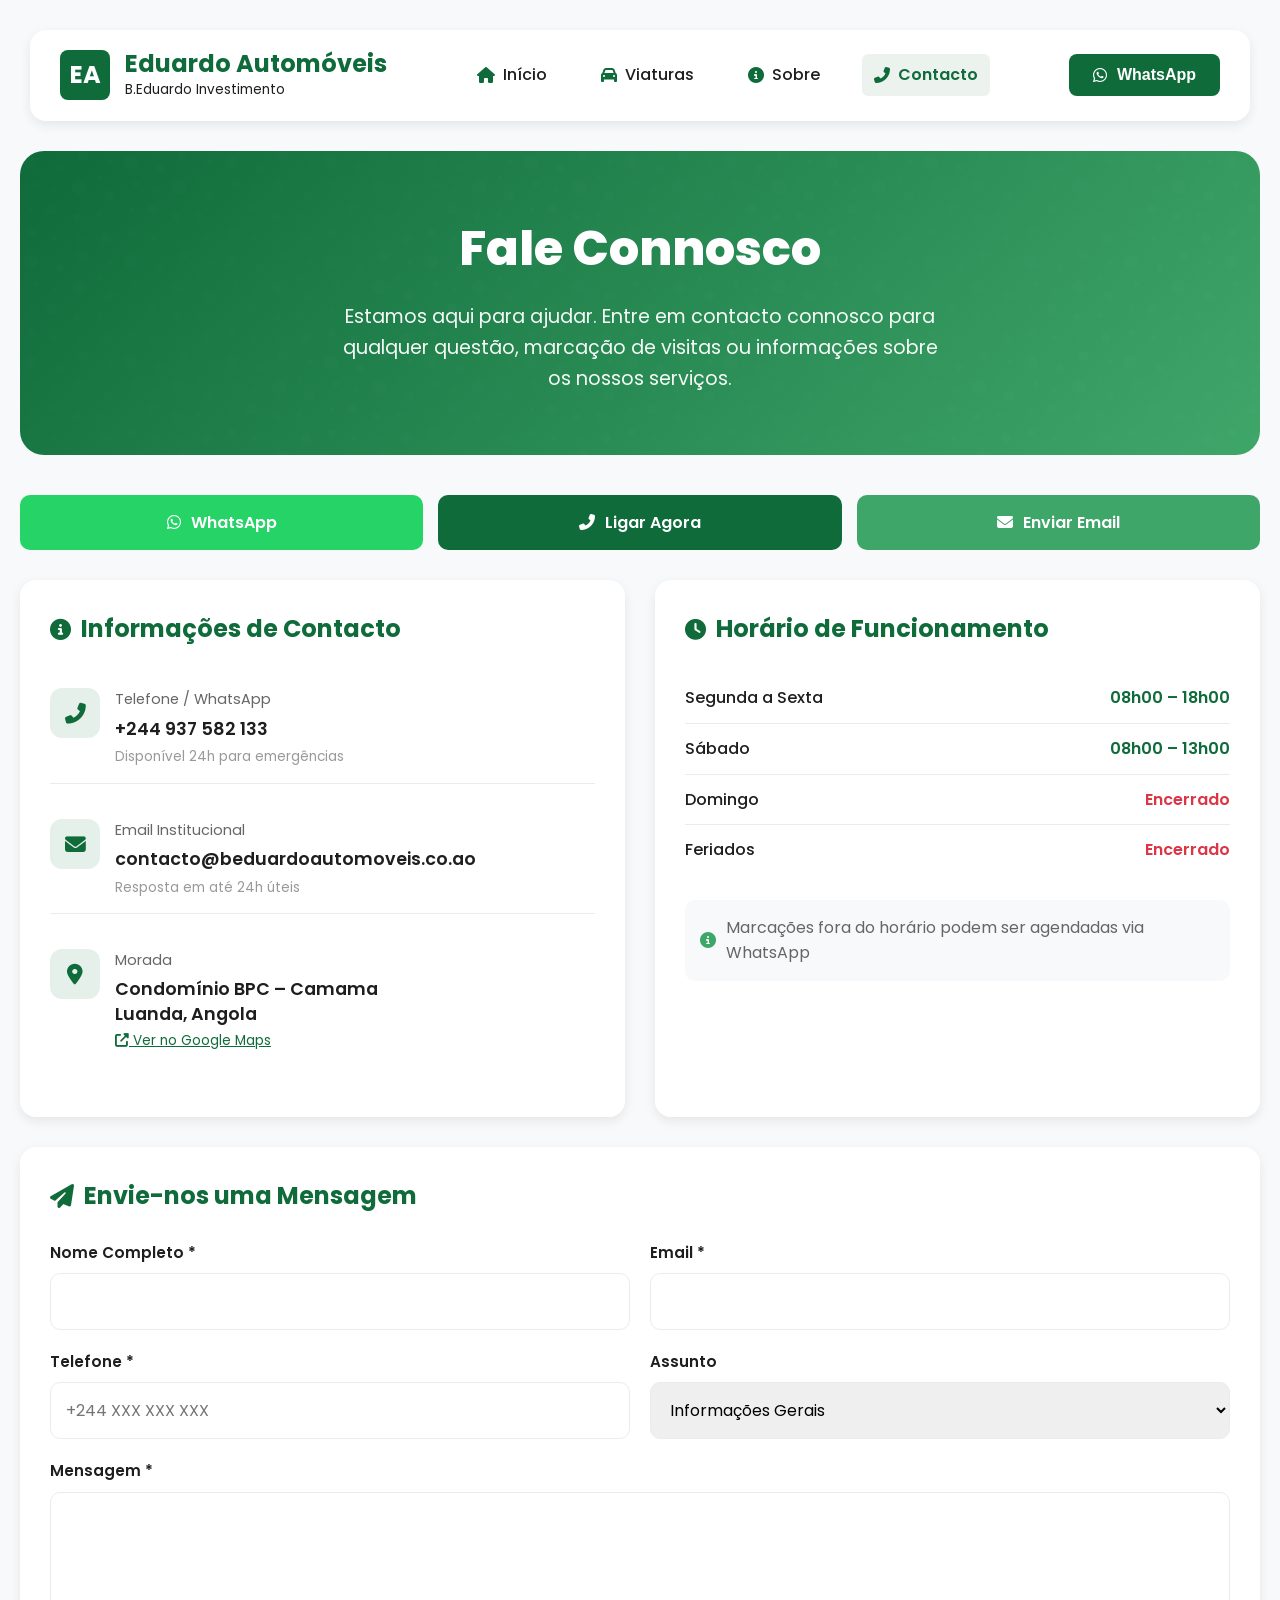
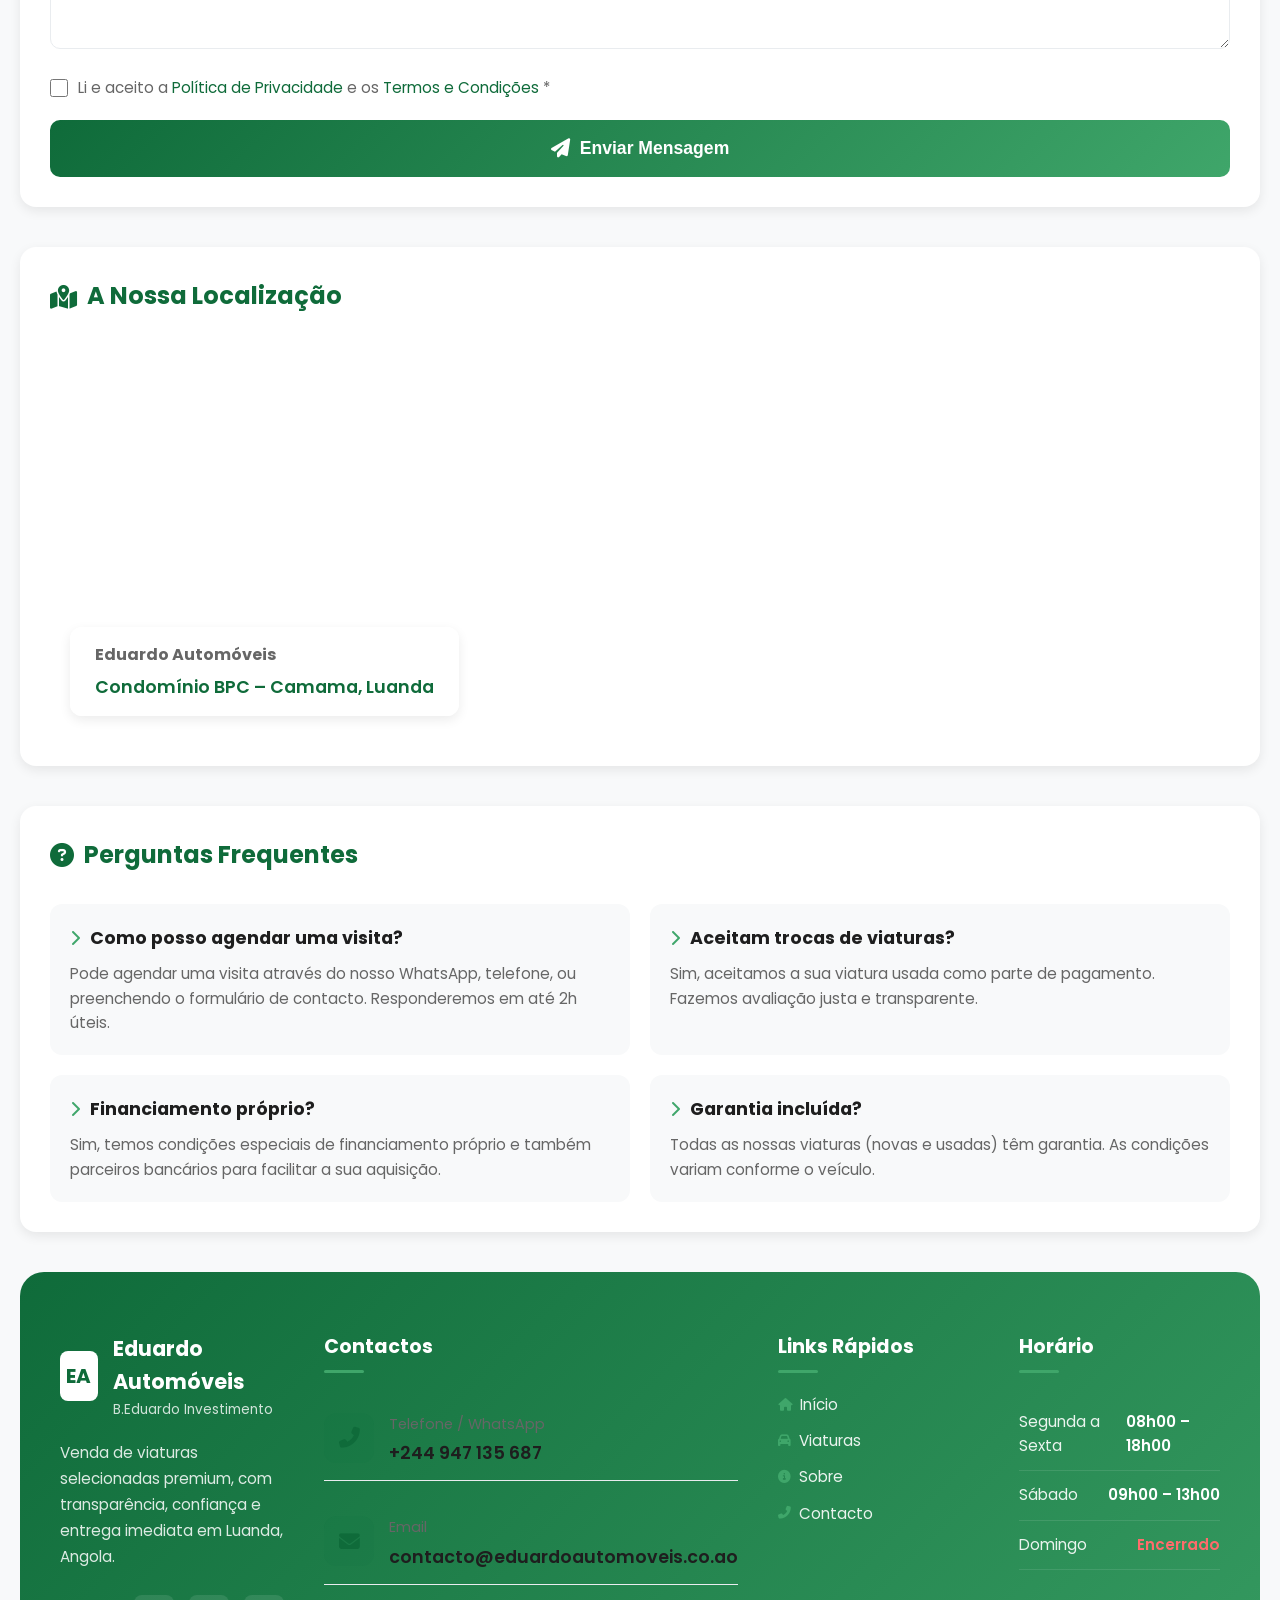
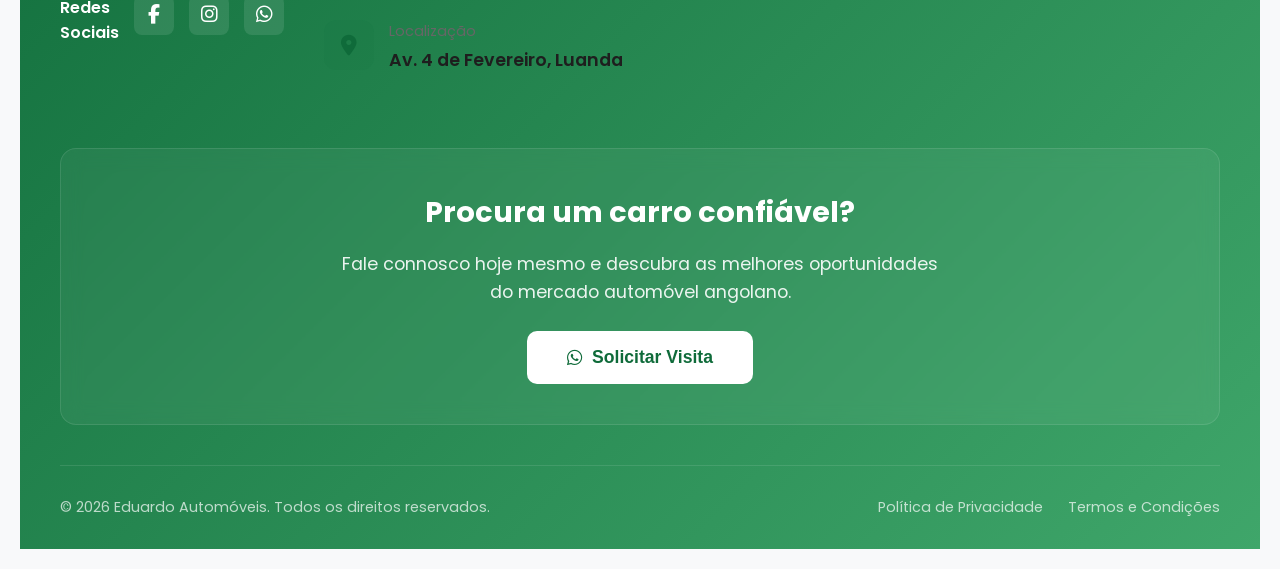
<file: contacto.html>
<!DOCTYPE html>
<html lang="pt">

<head>
    <meta charset="UTF-8">
    <meta name="viewport" content="width=device-width, initial-scale=1.0">
    <title>Contactos | Eduardo Automóveis</title>
    <link rel="preconnect" href="https://fonts.googleapis.com">
    <link rel="preconnect" href="https://fonts.gstatic.com" crossorigin>
    <link href="https://fonts.googleapis.com/css2?family=Poppins:wght@300;400;500;600;700&display=swap"
        rel="stylesheet">
    <link rel="stylesheet" href="https://cdnjs.cloudflare.com/ajax/libs/font-awesome/6.4.0/css/all.min.css">
    <link rel="stylesheet" href="css/global.css">
    <link rel="stylesheet" href="css/header.css">
    <link rel="stylesheet" href="css/footer.css">
    <style>
        * {
            margin: 0;
            padding: 0;
            box-sizing: border-box;
        }

        :root {
            --primary-green: #0F6B3A;
            --secondary-green: #3FA66A;
            --white: #FFFFFF;
            --text-dark: #1E1E1E;
            --gray-light: #F8F9FA;
            --gray-border: #E9ECEF;
            --shadow: 0 4px 12px rgba(0, 0, 0, 0.08);
            --shadow-hover: 0 8px 24px rgba(0, 0, 0, 0.12);
        }

        body {
            font-family: 'Poppins', sans-serif;
            background: var(--gray-light);
            color: var(--text-dark);
            line-height: 1.6;
        }

        .container {
            max-width: 1400px;
            margin: 0 auto;
            padding: 20px;
        }

        /* Header (igual ao das outras páginas) */
        .page-header {
            background: var(--white);
            padding: 20px 30px;
            border-radius: 16px;
            box-shadow: var(--shadow);
            margin-bottom: 30px;
            display: flex;
            justify-content: space-between;
            align-items: center;
            flex-wrap: wrap;
            gap: 20px;
        }

        .logo {
            display: flex;
            align-items: center;
            gap: 15px;
            text-decoration: none;
        }

        .logo-icon {
            width: 50px;
            height: 50px;
            background: var(--primary-green);
            border-radius: 8px;
            display: flex;
            align-items: center;
            justify-content: center;
            color: var(--white);
            font-size: 24px;
            font-weight: 700;
        }

        .logo-text {
            display: flex;
            flex-direction: column;
        }

        .logo-main {
            font-size: 1.5rem;
            font-weight: 700;
            color: var(--primary-green);
        }

        .logo-sub {
            font-size: 0.85rem;
            color: var(--text-dark);
        }

        .nav-menu {
            display: flex;
            list-style: none;
            gap: 30px;
        }

        .nav-link {
            text-decoration: none;
            color: var(--text-dark);
            font-weight: 500;
            transition: color 0.3s ease;
            position: relative;
        }

        .nav-link:hover,
        .nav-link.active {
            color: var(--primary-green);
        }

        .nav-link::after {
            content: '';
            position: absolute;
            bottom: -5px;
            left: 0;
            width: 0;
            height: 2px;
            background: var(--secondary-green);
            transition: width 0.3s ease;
        }

        .nav-link:hover::after,
        .nav-link.active::after {
            width: 100%;
        }

        .header-cta {
            background: var(--primary-green);
            color: var(--white);
            border: none;
            border-radius: 8px;
            padding: 12px 24px;
            font-size: 1rem;
            font-weight: 600;
            cursor: pointer;
            display: flex;
            align-items: center;
            gap: 10px;
            transition: all 0.3s ease;
        }

        .header-cta:hover {
            background: var(--secondary-green);
            transform: translateY(-2px);
        }

        /* Hero da página de contactos */
        .contact-hero {
            background: linear-gradient(135deg, var(--primary-green), var(--secondary-green));
            padding: 60px 40px;
            border-radius: 24px;
            margin-bottom: 40px;
            color: var(--white);
            text-align: center;
            position: relative;
            overflow: hidden;
        }

        .contact-hero::before {
            content: '';
            position: absolute;
            top: 0;
            left: 0;
            right: 0;
            bottom: 0;
            background: url("data:image/svg+xml,%3Csvg width='100' height='100' viewBox='0 0 100 100' xmlns='http://www.w3.org/2000/svg'%3E%3Cpath d='M11 18c3.866 0 7-3.134 7-7s-3.134-7-7-7-7 3.134-7 7 3.134 7 7 7zm48 25c3.866 0 7-3.134 7-7s-3.134-7-7-7-7 3.134-7 7 3.134 7 7 7zm-43-7c1.657 0 3-1.343 3-3s-1.343-3-3-3-3 1.343-3 3 1.343 3 3 3zm63 31c1.657 0 3-1.343 3-3s-1.343-3-3-3-3 1.343-3 3 1.343 3 3 3zM34 90c1.657 0 3-1.343 3-3s-1.343-3-3-3-3 1.343-3 3 1.343 3 3 3zm56-76c1.657 0 3-1.343 3-3s-1.343-3-3-3-3 1.343-3 3 1.343 3 3 3zM12 86c2.21 0 4-1.79 4-4s-1.79-4-4-4-4 1.79-4 4 1.79 4 4 4zm28-65c2.21 0 4-1.79 4-4s-1.79-4-4-4-4 1.79-4 4 1.79 4 4 4zm23-11c2.76 0 5-2.24 5-5s-2.24-5-5-5-5 2.24-5 5 2.24 5 5 5zm-6 60c2.21 0 4-1.79 4-4s-1.79-4-4-4-4 1.79-4 4 1.79 4 4 4zm29 22c2.76 0 5-2.24 5-5s-2.24-5-5-5-5 2.24-5 5 2.24 5 5 5zM32 63c2.76 0 5-2.24 5-5s-2.24-5-5-5-5 2.24-5 5 2.24 5 5 5zm57-13c2.76 0 5-2.24 5-5s-2.24-5-5-5-5 2.24-5 5 2.24 5 5 5zm-9-21c1.105 0 2-.895 2-2s-.895-2-2-2-2 .895-2 2 .895 2 2 2zM60 91c1.105 0 2-.895 2-2s-.895-2-2-2-2 .895-2 2 .895 2 2 2zM35 41c1.105 0 2-.895 2-2s-.895-2-2-2-2 .895-2 2 .895 2 2 2zM12 60c1.105 0 2-.895 2-2s-.895-2-2-2-2 .895-2 2 .895 2 2 2z' fill='%23ffffff' fill-opacity='0.1' fill-rule='evenodd'/%3E%3C/svg%3E");
            opacity: 0.1;
        }

        .contact-hero h1 {
            font-size: 3rem;
            font-weight: 800;
            margin-bottom: 15px;
            position: relative;
        }

        .contact-hero p {
            font-size: 1.2rem;
            max-width: 600px;
            margin: 0 auto;
            opacity: 0.95;
            position: relative;
        }

        /* Grid principal de contactos */
        .contact-grid {
            display: grid;
            grid-template-columns: 1fr 1fr;
            gap: 30px;
            margin-bottom: 40px;
        }

        /* Cards de informação */
        .info-card {
            background: var(--white);
            border-radius: 16px;
            padding: 30px;
            box-shadow: var(--shadow);
            transition: all 0.3s ease;
        }

        .info-card:hover {
            transform: translateY(-5px);
            box-shadow: var(--shadow-hover);
        }

        .info-card h2 {
            font-size: 1.5rem;
            font-weight: 700;
            color: var(--primary-green);
            margin-bottom: 25px;
            display: flex;
            align-items: center;
            gap: 10px;
        }

        .info-card h2 i {
            font-size: 1.3rem;
        }

        /* Lista de contactos */
        .contact-list {
            list-style: none;
        }

        .contact-item {
            display: flex;
            align-items: flex-start;
            gap: 15px;
            padding: 15px 0;
            border-bottom: 1px solid var(--gray-border);
        }

        .contact-item:last-child {
            border-bottom: none;
        }

        .contact-icon {
            width: 50px;
            height: 50px;
            background: rgba(15, 107, 58, 0.1);
            border-radius: 12px;
            display: flex;
            align-items: center;
            justify-content: center;
            color: var(--primary-green);
            font-size: 1.3rem;
            flex-shrink: 0;
            transition: all 0.3s ease;
        }

        .contact-item:hover .contact-icon {
            background: var(--primary-green);
            color: var(--white);
            transform: rotate(5deg);
        }

        .contact-details {
            flex: 1;
        }

        .contact-label {
            font-size: 0.9rem;
            color: #666;
            margin-bottom: 5px;
        }

        .contact-value {
            font-size: 1.1rem;
            font-weight: 600;
            color: var(--text-dark);
            text-decoration: none;
            transition: color 0.3s ease;
            display: block;
        }

        .contact-value:hover {
            color: var(--primary-green);
        }

        .contact-note {
            font-size: 0.85rem;
            color: #999;
            margin-top: 5px;
        }

        /* Horários */
        .hours-list {
            list-style: none;
        }

        .hours-item {
            display: flex;
            justify-content: space-between;
            padding: 12px 0;
            border-bottom: 1px solid var(--gray-border);
        }

        .hours-item:last-child {
            border-bottom: none;
        }

        .hours-day {
            font-weight: 500;
            color: var(--text-dark);
        }

        .hours-time {
            font-weight: 600;
            color: var(--primary-green);
        }

        .hours-closed {
            color: #dc3545;
        }

        /* Redes sociais */
        .social-grid {
            display: flex;
            flex-wrap: wrap;
            gap: 15px;
            margin-top: 20px;
        }

        .social-btn {
            flex: 1;
            min-width: 120px;
            padding: 15px;
            border-radius: 10px;
            text-decoration: none;
            color: var(--white);
            font-weight: 600;
            display: flex;
            align-items: center;
            justify-content: center;
            gap: 10px;
            transition: all 0.3s ease;
        }

        .social-btn:hover {
            transform: translateY(-5px);
            filter: brightness(1.1);
        }

        .social-btn.facebook {
            background: #1877f2;
        }

        .social-btn.instagram {
            background: linear-gradient(45deg, #f09433, #d62976, #962fbf);
        }

        .social-btn.whatsapp {
            background: #25D366;
        }

        /* Formulário de contacto */
        .contact-form {
            background: var(--white);
            border-radius: 16px;
            padding: 30px;
            box-shadow: var(--shadow);
        }

        .form-group {
            margin-bottom: 20px;
        }

        .form-label {
            display: block;
            font-size: 0.95rem;
            font-weight: 600;
            color: var(--text-dark);
            margin-bottom: 8px;
        }

        .form-control {
            width: 100%;
            padding: 15px;
            border: 1px solid var(--gray-border);
            border-radius: 10px;
            font-size: 1rem;
            font-family: 'Poppins', sans-serif;
            transition: all 0.3s ease;
        }

        .form-control:focus {
            outline: none;
            border-color: var(--primary-green);
            box-shadow: 0 0 0 3px rgba(15, 107, 58, 0.1);
        }

        textarea.form-control {
            resize: vertical;
            min-height: 120px;
        }

        .form-row {
            display: grid;
            grid-template-columns: 1fr 1fr;
            gap: 20px;
        }

        .form-checkbox {
            display: flex;
            align-items: center;
            gap: 10px;
            margin: 20px 0;
        }

        .form-checkbox input {
            width: 18px;
            height: 18px;
            cursor: pointer;
            accent-color: var(--primary-green);
        }

        .form-checkbox label {
            font-size: 0.95rem;
            color: #666;
        }

        .form-checkbox a {
            color: var(--primary-green);
            text-decoration: none;
        }

        .form-checkbox a:hover {
            text-decoration: underline;
        }

        .btn-submit {
            background: linear-gradient(135deg, var(--primary-green), var(--secondary-green));
            color: var(--white);
            border: none;
            border-radius: 10px;
            padding: 18px 30px;
            font-size: 1.1rem;
            font-weight: 600;
            cursor: pointer;
            transition: all 0.3s ease;
            display: flex;
            align-items: center;
            justify-content: center;
            gap: 10px;
            width: 100%;
        }

        .btn-submit:hover {
            transform: translateY(-3px);
            box-shadow: 0 8px 25px rgba(15, 107, 58, 0.3);
        }

        .btn-submit i {
            font-size: 1.2rem;
        }

        /* Mapa */
        .map-section {
            background: var(--white);
            border-radius: 16px;
            padding: 30px;
            box-shadow: var(--shadow);
            margin-bottom: 40px;
        }

        .map-section h2 {
            font-size: 1.5rem;
            font-weight: 700;
            color: var(--primary-green);
            margin-bottom: 20px;
            display: flex;
            align-items: center;
            gap: 10px;
        }

        .map-container {
            border-radius: 16px;
            overflow: hidden;
            height: 400px;
            position: relative;
        }

        .map-iframe {
            width: 100%;
            height: 100%;
            border: none;
        }

        .map-overlay {
            position: absolute;
            bottom: 20px;
            left: 20px;
            background: rgba(255, 255, 255, 0.95);
            padding: 15px 25px;
            border-radius: 12px;
            box-shadow: var(--shadow);
            backdrop-filter: blur(10px);
        }

        .map-overlay h3 {
            font-size: 1rem;
            color: #666;
            margin-bottom: 5px;
        }

        .map-overlay p {
            font-size: 1.1rem;
            font-weight: 600;
            color: var(--primary-green);
        }

        /* FAQ Section */
        .faq-section {
            background: var(--white);
            border-radius: 16px;
            padding: 30px;
            box-shadow: var(--shadow);
            margin-bottom: 40px;
        }

        .faq-section h2 {
            font-size: 1.5rem;
            font-weight: 700;
            color: var(--primary-green);
            margin-bottom: 30px;
            display: flex;
            align-items: center;
            gap: 10px;
        }

        .faq-grid {
            display: grid;
            grid-template-columns: repeat(2, 1fr);
            gap: 20px;
        }

        .faq-item {
            padding: 20px;
            background: var(--gray-light);
            border-radius: 12px;
            transition: all 0.3s ease;
        }

        .faq-item:hover {
            transform: translateY(-3px);
            box-shadow: var(--shadow);
        }

        .faq-question {
            font-size: 1.1rem;
            font-weight: 700;
            color: var(--text-dark);
            margin-bottom: 10px;
            display: flex;
            align-items: center;
            gap: 10px;
        }

        .faq-question i {
            color: var(--secondary-green);
            font-size: 1rem;
        }

        .faq-answer {
            color: #666;
            font-size: 0.95rem;
            line-height: 1.6;
        }

        /* Alertas */
        .alert {
            padding: 15px 20px;
            border-radius: 10px;
            margin-bottom: 20px;
            display: flex;
            align-items: center;
            gap: 10px;
        }

        .alert-success {
            background: #d4edda;
            color: #155724;
            border: 1px solid #c3e6cb;
        }

        .alert-error {
            background: #f8d7da;
            color: #721c24;
            border: 1px solid #f5c6cb;
        }

        /* Botões de ação rápida */
        .quick-actions {
            display: flex;
            gap: 15px;
            margin-bottom: 30px;
            flex-wrap: wrap;
        }

        .quick-btn {
            flex: 1;
            min-width: 200px;
            padding: 15px 25px;
            border: none;
            border-radius: 10px;
            font-size: 1rem;
            font-weight: 600;
            cursor: pointer;
            display: flex;
            align-items: center;
            justify-content: center;
            gap: 10px;
            transition: all 0.3s ease;
            text-decoration: none;
        }

        .quick-btn.whatsapp {
            background: #25D366;
            color: var(--white);
        }

        .quick-btn.phone {
            background: var(--primary-green);
            color: var(--white);
        }

        .quick-btn.email {
            background: var(--secondary-green);
            color: var(--white);
        }

        .quick-btn:hover {
            transform: translateY(-3px);
            filter: brightness(1.1);
            box-shadow: var(--shadow-hover);
        }

        /* Footer */
        .main-footer {
            background: linear-gradient(135deg, var(--primary-green) 0%, var(--secondary-green) 100%);
            color: var(--white);
            padding: 60px 40px 30px;
            border-radius: 24px 24px 0 0;
            margin-top: 40px;
        }

        .footer-grid {
            display: grid;
            grid-template-columns: repeat(4, 1fr);
            gap: 40px;
            margin-bottom: 40px;
        }

        .footer-logo {
            display: flex;
            align-items: center;
            gap: 15px;
            margin-bottom: 20px;
            text-decoration: none;
            color: var(--white);
        }

        .footer-logo .logo-circle {
            width: 50px;
            height: 50px;
            background: var(--white);
            border-radius: 8px;
            display: flex;
            align-items: center;
            justify-content: center;
            color: var(--primary-green);
            font-size: 20px;
            font-weight: 700;
        }

        .footer-logo span {
            font-size: 1.3rem;
            font-weight: 700;
        }

        .footer-description {
            color: rgba(255, 255, 255, 0.9);
            line-height: 1.6;
            margin-bottom: 20px;
        }

        .footer-social {
            display: flex;
            gap: 15px;
        }

        .footer-social a {
            width: 40px;
            height: 40px;
            background: rgba(255, 255, 255, 0.1);
            border-radius: 8px;
            display: flex;
            align-items: center;
            justify-content: center;
            color: var(--white);
            text-decoration: none;
            transition: all 0.3s ease;
        }

        .footer-social a:hover {
            background: var(--white);
            color: var(--primary-green);
            transform: translateY(-3px);
        }

        .footer-links h3 {
            font-size: 1.2rem;
            font-weight: 700;
            margin-bottom: 20px;
            color: var(--white);
        }

        .footer-links ul {
            list-style: none;
        }

        .footer-links li {
            margin-bottom: 12px;
        }

        .footer-links a {
            color: rgba(255, 255, 255, 0.9);
            text-decoration: none;
            transition: all 0.3s ease;
            display: flex;
            align-items: center;
            gap: 8px;
        }

        .footer-links a:hover {
            color: var(--white);
            transform: translateX(5px);
        }

        .footer-bottom {
            padding-top: 30px;
            border-top: 1px solid rgba(255, 255, 255, 0.1);
            text-align: center;
            color: rgba(255, 255, 255, 0.8);
        }

        /* Responsivo */
        @media (max-width: 992px) {
            .contact-grid {
                grid-template-columns: 1fr;
            }

            .faq-grid {
                grid-template-columns: 1fr;
            }

            .footer-grid {
                grid-template-columns: repeat(2, 1fr);
            }
        }

        @media (max-width: 768px) {
            .page-header {
                flex-direction: column;
                text-align: center;
            }

            .nav-menu {
                flex-wrap: wrap;
                justify-content: center;
            }

            .form-row {
                grid-template-columns: 1fr;
            }

            .quick-actions {
                flex-direction: column;
            }

            .footer-grid {
                grid-template-columns: 1fr;
            }

            .contact-hero h1 {
                font-size: 2.2rem;
            }
        }
    </style>
</head>

<body>
    <div class="container">
        <!-- Header -->
        <header class="page-header">
        <div class="header-left">
            <!-- Botão do menu hambúrguer -->
            <button class="menu-toggle" id="menuToggle">
                <i class="fas fa-bars"></i>
            </button>

            <!-- Logo -->
            <a href="index.html" class="logo">
                <div class="logo-icon">EA</div>
                <div class="logo-text">
                    <span class="logo-main">Eduardo <span class="highlight">Automóveis</span></span>
                    <span class="logo-sub">B.Eduardo Investimento</span>
                </div>
            </a>
        </div>

        <!-- Navegação Desktop -->
        <nav class="nav-desktop">
            <ul class="nav-menu">
                <li class="nav-item"><a href="index.html" class="nav-link"><i class="fas fa-home"></i>
                        Início</a></li>
                <li class="nav-item"><a href="viaturas.html" class="nav-link"><i class="fas fa-car"></i> Viaturas</a>
                </li>
                <li class="nav-item"><a href="sobre.html" class="nav-link"><i class="fas fa-info-circle"></i> Sobre</a>
                </li>
                <li class="nav-item"><a href="contacto.html" class="nav-link"><i class="fas fa-phone-alt"></i>
                        Contacto</a></li>
            </ul>
        </nav>

        <!-- Botão WhatsApp -->
        <button class="header-cta" id="headerCta">
            <i class="fab fa-whatsapp"></i> WhatsApp
        </button>

        <!-- Menu Overlay (Mobile) -->
        <div class="menu-overlay" id="menuOverlay">
            <div class="menu-panel">
                <button class="menu-close" id="menuClose"><i class="fas fa-times"></i></button>
                <ul class="menu-links">
                    <li class=""><a href="index.html"><i class="fas fa-home"></i> Início</a></li>
                    <li><a href="viaturas.html"><i class="fas fa-car"></i> Viaturas</a></li>
                    <li><a href="sobre.html"><i class="fas fa-info-circle"></i> Sobre</a></li>
                    <li><a href="contacto.html"><i class="fas fa-phone-alt"></i> Contacto</a></li>
                </ul>
            </div>
        </div>
    </header>

        <!-- Hero Section -->
        <section class="contact-hero">
            <h1>Fale Connosco</h1>
            <p>Estamos aqui para ajudar. Entre em contacto connosco para qualquer questão, marcação de visitas ou
                informações sobre os nossos serviços.</p>
        </section>

        <!-- Botões de Ação Rápida -->
        <div class="quick-actions">
            <a href="https://wa.me/244937582133" target="_blank" class="quick-btn whatsapp">
                <i class="fab fa-whatsapp"></i> WhatsApp
            </a>
            <a href="tel:+244937582133" class="quick-btn phone">
                <i class="fas fa-phone-alt"></i> Ligar Agora
            </a>
            <a href="mailto:contacto@beduardoautomoveis.co.ao" class="quick-btn email">
                <i class="fas fa-envelope"></i> Enviar Email
            </a>
        </div>

        <!-- Grid Principal -->
        <div class="contact-grid">
            <!-- Informações de Contacto -->
            <div class="info-card">
                <h2><i class="fas fa-info-circle"></i> Informações de Contacto</h2>

                <ul class="contact-list">
                    <li class="contact-item">
                        <div class="contact-icon">
                            <i class="fas fa-phone-alt"></i>
                        </div>
                        <div class="contact-details">
                            <div class="contact-label">Telefone / WhatsApp</div>
                            <a href="tel:+244937582133" class="contact-value">+244 937 582 133</a>
                            <div class="contact-note">Disponível 24h para emergências</div>
                        </div>
                    </li>

                    <li class="contact-item">
                        <div class="contact-icon">
                            <i class="fas fa-envelope"></i>
                        </div>
                        <div class="contact-details">
                            <div class="contact-label">Email Institucional</div>
                            <a href="mailto:contacto@beduardoautomoveis.co.ao" class="contact-value">
                                contacto@beduardoautomoveis.co.ao
                            </a>
                            <div class="contact-note">Resposta em até 24h úteis</div>
                        </div>
                    </li>

                    <li class="contact-item">
                        <div class="contact-icon">
                            <i class="fas fa-map-marker-alt"></i>
                        </div>
                        <div class="contact-details">
                            <div class="contact-label">Morada</div>
                            <div class="contact-value">Condomínio BPC – Camama</div>
                            <div class="contact-value">Luanda, Angola</div>
                            <a href="https://maps.google.com/?q=Condomínio+BPC+Camama+Luanda+Angola" target="_blank"
                                class="contact-note" style="color: var(--primary-green);">
                                <i class="fas fa-external-link-alt"></i> Ver no Google Maps
                            </a>
                        </div>
                    </li>
                </ul>
            </div>

            <!-- Horário de Funcionamento -->
            <div class="info-card">
                <h2><i class="fas fa-clock"></i> Horário de Funcionamento</h2>

                <ul class="hours-list">
                    <li class="hours-item">
                        <span class="hours-day">Segunda a Sexta</span>
                        <span class="hours-time">08h00 – 18h00</span>
                    </li>
                    <li class="hours-item">
                        <span class="hours-day">Sábado</span>
                        <span class="hours-time">08h00 – 13h00</span>
                    </li>
                    <li class="hours-item">
                        <span class="hours-day">Domingo</span>
                        <span class="hours-time hours-closed">Encerrado</span>
                    </li>
                    <li class="hours-item">
                        <span class="hours-day">Feriados</span>
                        <span class="hours-time hours-closed">Encerrado</span>
                    </li>
                </ul>

                <div style="margin-top: 25px; padding: 15px; background: var(--gray-light); border-radius: 10px;">
                    <p style="display: flex; align-items: center; gap: 10px; color: #666;">
                        <i class="fas fa-info-circle" style="color: var(--secondary-green);"></i>
                        Marcações fora do horário podem ser agendadas via WhatsApp
                    </p>
                </div>
            </div>

            <!-- Formulário de Contacto -->
            <div class="contact-form" style="grid-column: 1 / -1;">
                <h2
                    style="font-size: 1.5rem; font-weight: 700; color: var(--primary-green); margin-bottom: 25px; display: flex; align-items: center; gap: 10px;">
                    <i class="fas fa-paper-plane"></i> Envie-nos uma Mensagem
                </h2>

                <div id="formAlert" class="alert" style="display: none;"></div>

                <form id="contactForm">
                    <div class="form-row">
                        <div class="form-group">
                            <label class="form-label">Nome Completo *</label>
                            <input type="text" class="form-control" id="nome" required>
                        </div>
                        <div class="form-group">
                            <label class="form-label">Email *</label>
                            <input type="email" class="form-control" id="email" required>
                        </div>
                    </div>

                    <div class="form-row">
                        <div class="form-group">
                            <label class="form-label">Telefone *</label>
                            <input type="tel" class="form-control" id="telefone" placeholder="+244 XXX XXX XXX"
                                required>
                        </div>
                        <div class="form-group">
                            <label class="form-label">Assunto</label>
                            <select class="form-control" id="assunto">
                                <option value="informacao">Informações Gerais</option>
                                <option value="visita">Agendar Visita</option>
                                <option value="viatura">Interesse numa Viatura</option>
                                <option value="imovel">Interesse num Imóvel</option>
                                <option value="financeiro">Questão Financeira</option>
                                <option value="outro">Outro</option>
                            </select>
                        </div>
                    </div>

                    <div class="form-group">
                        <label class="form-label">Mensagem *</label>
                        <textarea class="form-control" id="mensagem" rows="5" required></textarea>
                    </div>

                    <div class="form-checkbox">
                        <input type="checkbox" id="privacidade" required>
                        <label for="privacidade">
                            Li e aceito a <a href="#">Política de Privacidade</a> e os
                            <a href="#">Termos e Condições</a> *
                        </label>
                    </div>

                    <button type="submit" class="btn-submit">
                        <i class="fas fa-paper-plane"></i> Enviar Mensagem
                    </button>
                </form>
            </div>
        </div>

        <!-- Mapa -->
        <section class="map-section">
            <h2><i class="fas fa-map-marked-alt"></i> A Nossa Localização</h2>
            <div class="map-container">
                <iframe
                    src="https://www.google.com/maps/embed?pb=!1m14!1m8!1m3!1d7883.160082874843!2d13.233615878231834!3d-8.918575836338686!3m2!1i1024!2i768!4f13.1!3m3!1m2!1s0x1a51f244df5492a5%3A0x36956f17f84067e3!2sAv.%204%20de%20Fevereiro%2C%20Luanda!5e0!3m2!1spt-PT!2sao!4v1770401309047!5m2!1spt-PT!2sao"
                    class="map-iframe" allowfullscreen="" loading="lazy" referrerpolicy="no-referrer-when-downgrade">
                </iframe>
                <div class="map-overlay">
                    <h3>Eduardo Automóveis</h3>
                    <p>Condomínio BPC – Camama, Luanda</p>
                </div>
            </div>
        </section>

        <!-- FAQ -->
        <section class="faq-section">
            <h2><i class="fas fa-question-circle"></i> Perguntas Frequentes</h2>

            <div class="faq-grid">
                <div class="faq-item">
                    <div class="faq-question">
                        <i class="fas fa-chevron-right"></i>
                        Como posso agendar uma visita?
                    </div>
                    <div class="faq-answer">
                        Pode agendar uma visita através do nosso WhatsApp, telefone, ou preenchendo o formulário de
                        contacto. Responderemos em até 2h úteis.
                    </div>
                </div>

                <div class="faq-item">
                    <div class="faq-question">
                        <i class="fas fa-chevron-right"></i>
                        Aceitam trocas de viaturas?
                    </div>
                    <div class="faq-answer">
                        Sim, aceitamos a sua viatura usada como parte de pagamento. Fazemos avaliação justa e
                        transparente.
                    </div>
                </div>

                <div class="faq-item">
                    <div class="faq-question">
                        <i class="fas fa-chevron-right"></i>
                        Financiamento próprio?
                    </div>
                    <div class="faq-answer">
                        Sim, temos condições especiais de financiamento próprio e também parceiros bancários para
                        facilitar a sua aquisição.
                    </div>
                </div>

                <div class="faq-item">
                    <div class="faq-question">
                        <i class="fas fa-chevron-right"></i>
                        Garantia incluída?
                    </div>
                    <div class="faq-answer">
                        Todas as nossas viaturas (novas e usadas) têm garantia. As condições variam conforme o veículo.
                    </div>
                </div>
            </div>
        </section>

        <!-- Footer -->
        <footer class="main-footer" id="contacto">
            <div class="footer-wave"></div>

            <div class="footer-container">
                <!-- Grid -->
                <div class="footer-grid">
                    <!-- Empresa -->
                    <div class="footer-company">
                        <a href="index.html" class="footer-logo">
                            <div class="logo-circle">EA</div>
                            <div class="logo-text">
                                <div class="logo-primary">Eduardo Automóveis</div>
                                <div class="logo-secondary">B.Eduardo Investimento</div>
                            </div>
                        </a>

                        <p class="company-description">
                            Venda de viaturas selecionadas premium, com transparência,
                            confiança e entrega imediata em Luanda, Angola.
                        </p>

                        <div class="footer-social">
                            <h4>Redes Sociais</h4>
                            <div class="social-icons">
                                <a href="https://www.facebook.com/p/Eduardo-Automoveis-61557580449394/"
                                    class="social-icon"><i class="fab fa-facebook-f"></i></a>
                                <a href="#" class="social-icon"><i class="fab fa-instagram"></i></a>
                                <a href="https://wa.me/244947135687" class="social-icon"><i
                                        class="fab fa-whatsapp"></i></a>
                            </div>
                        </div>
                    </div>

                    <!-- Contactos -->
                    <div class="footer-contact">
                        <h3>Contactos</h3>
                        <ul class="contact-list">
                            <li class="contact-item">
                                <div class="contact-icon"><i class="fas fa-phone-alt"></i></div>
                                <div class="contact-details">
                                    <div class="contact-label">Telefone / WhatsApp</div>
                                    <a href="tel:+244947135687" class="contact-value">+244 947 135 687</a>
                                </div>
                            </li>
                            <li class="contact-item">
                                <div class="contact-icon"><i class="fas fa-envelope"></i></div>
                                <div class="contact-details">
                                    <div class="contact-label">Email</div>
                                    <a href="mailto:contacto@eduardoautomoveis.co.ao" class="contact-value">
                                        contacto@eduardoautomoveis.co.ao
                                    </a>
                                </div>
                            </li>
                            <li class="contact-item">
                                <div class="contact-icon"><i class="fas fa-map-marker-alt"></i></div>
                                <div class="contact-details">
                                    <div class="contact-label">Localização</div>
                                    <div class="contact-value">Av. 4 de Fevereiro, Luanda</div>
                                </div>
                            </li>
                        </ul>
                    </div>

                    <!-- Links Rápidos -->
                    <div class="footer-links">
                        <h3>Links Rápidos</h3>
                        <ul class="links-list">
                            <li><a href="index.html" class="footer-link"><i class="fas fa-home"></i> Início</a></li>
                            <li><a href="viaturas.html" class="footer-link"><i class="fas fa-car"></i> Viaturas</a></li>
                            <li><a href="sobre.html" class="footer-link"><i class="fas fa-info-circle"></i> Sobre</a>
                            </li>
                            <li><a href="contacto.html" class="footer-link"><i class="fas fa-phone-alt"></i>
                                    Contacto</a>
                            </li>
                        </ul>
                    </div>

                    <!-- Horário -->
                    <div class="footer-hours">
                        <h3>Horário</h3>
                        <ul class="hours-list">
                            <li class="hour-item">
                                <span class="hour-day">Segunda a Sexta</span>
                                <span class="hour-time">08h00 – 18h00</span>
                            </li>
                            <li class="hour-item">
                                <span class="hour-day">Sábado</span>
                                <span class="hour-time">09h00 – 13h00</span>
                            </li>
                            <li class="hour-item">
                                <span class="hour-day">Domingo</span>
                                <span class="hour-time hour-closed">Encerrado</span>
                            </li>
                        </ul>
                    </div>
                </div>

                <!-- CTA Footer -->
                <div class="footer-cta">
                    <h3 class="cta-title">Procura um carro confiável?</h3>
                    <p class="cta-subtitle">
                        Fale connosco hoje mesmo e descubra as melhores oportunidades
                        do mercado automóvel angolano.
                    </p>
                    <button class="btn btn-primary" id="footerCtaBtn">
                        <i class="fab fa-whatsapp"></i>
                        Solicitar Visita
                    </button>
                </div>

                <!-- Bottom Bar -->
                <div class="footer-bottom">
                    <div class="copyright">
                        © 2026 Eduardo Automóveis. Todos os direitos reservados.
                    </div>
                    <div class="legal-links">
                        <a href="#" class="legal-link">Política de Privacidade</a>
                        <a href="#" class="legal-link">Termos e Condições</a>
                    </div>
                </div>
            </div>

            <!-- Botão Voltar ao Topo -->
            <button class="back-to-top" id="backToTop">
                <i class="fas fa-chevron-up"></i>
            </button>
        </footer>
    </div>

    <script src="js/componentes/header.js"></script>
    <script src="js/componentes/footer.js"></script>
    <script>
        document.addEventListener('DOMContentLoaded', function () {
            // Header CTA
            document.getElementById('headerCta').addEventListener('click', function () {
                window.open('https://wa.me/244937582133?text=Olá! Gostaria de saber mais sobre os serviços da Eduardo Automóveis.', '_blank');
            });

            // Formulário de contacto
            const contactForm = document.getElementById('contactForm');
            const formAlert = document.getElementById('formAlert');

            contactForm.addEventListener('submit', function (e) {
                e.preventDefault();

                // Validação básica
                const nome = document.getElementById('nome').value.trim();
                const email = document.getElementById('email').value.trim();
                const telefone = document.getElementById('telefone').value.trim();
                const mensagem = document.getElementById('mensagem').value.trim();

                if (!nome || !email || !telefone || !mensagem) {
                    showAlert('Por favor, preencha todos os campos obrigatórios.', 'error');
                    return;
                }

                if (!isValidEmail(email)) {
                    showAlert('Por favor, insira um email válido.', 'error');
                    return;
                }

                // Simular envio (aqui podes integrar com backend real)
                showAlert('Mensagem enviada com sucesso! Entraremos em contacto em breve.', 'success');
                contactForm.reset();

                // Opcional: enviar para WhatsApp como fallback
                // const message = `Nome: ${nome}\nEmail: ${email}\nTelefone: ${telefone}\nMensagem: ${mensagem}`;
                // window.open(`https://wa.me/244937582133?text=${encodeURIComponent(message)}`, '_blank');
            });

            function isValidEmail(email) {
                return /^[^\s@]+@[^\s@]+\.[^\s@]+$/.test(email);
            }

            function showAlert(message, type) {
                formAlert.textContent = message;
                formAlert.className = `alert alert-${type}`;
                formAlert.style.display = 'flex';

                setTimeout(() => {
                    formAlert.style.display = 'none';
                }, 5000);
            }

            // Formatar telefone enquanto digita
            const telefoneInput = document.getElementById('telefone');
            telefoneInput.addEventListener('input', function (e) {
                let value = e.target.value.replace(/\D/g, '');
                if (value.length > 0) {
                    if (value.length <= 3) {
                        value = '+' + value;
                    } else if (value.length <= 6) {
                        value = '+' + value.slice(0, 3) + ' ' + value.slice(3);
                    } else {
                        value = '+' + value.slice(0, 3) + ' ' + value.slice(3, 6) + ' ' + value.slice(6, 9);
                    }
                    e.target.value = value;
                }
            });

            // Animação suave para os cards
            const cards = document.querySelectorAll('.info-card, .faq-item');
            const observer = new IntersectionObserver((entries) => {
                entries.forEach(entry => {
                    if (entry.isIntersecting) {
                        entry.target.style.opacity = '1';
                        entry.target.style.transform = 'translateY(0)';
                    }
                });
            }, { threshold: 0.1 });

            cards.forEach(card => {
                card.style.opacity = '0';
                card.style.transform = 'translateY(20px)';
                card.style.transition = 'opacity 0.6s ease, transform 0.6s ease';
                observer.observe(card);
            });
        });
    </script>
</body>

</html>
</file>
<file: css/global.css>
/* ===== RESET E VARIÁVEIS GLOBAIS ===== */
* {
    margin: 0;
    padding: 0;
    box-sizing: border-box;
}

:root {
    --verde-primario: #0F6B3A;
    --verde-secundario: #3FA66A;
    --branco: #FFFFFF;
    --preto: #1E1E1E;
    --cinza-claro: #F5F5F5;
    --cinza: #666666;
    --cinza-escuro: #333333;
    --borda: #EEEEEE;
    
    --sombra: 0 4px 12px rgba(0, 0, 0, 0.08);
    --sombra-forte: 0 8px 24px rgba(0, 0, 0, 0.12);
    --borda-raio: 12px;
}

body {
    font-family: 'Poppins', sans-serif;
    background: var(--cinza-claro);
    color: var(--preto);
    line-height: 1.6;
}

.container {
    max-width: 1400px;
    margin: 0 auto;
    padding: 20px;
}

/* ===== CLASSES ÚTEIS ===== */
.none {
    display: none !important;
}

.text-center {
    text-align: center;
}

.highlight {
    color: var(--verde-primario);
    font-weight: 700;
}

/* ===== BOTÕES ===== */
.btn {
    border: none;
    border-radius: 10px;
    padding: 14px 28px;
    font-size: 1rem;
    font-weight: 600;
    cursor: pointer;
    transition: all 0.3s ease;
    display: inline-flex;
    align-items: center;
    gap: 10px;
}

.btn-primary {
    background: linear-gradient(135deg, var(--verde-primario), var(--verde-secundario));
    color: var(--branco);
}

.btn-primary:hover {
    transform: translateY(-3px);
    box-shadow: var(--sombra-forte);
}

.btn-secondary {
    background: transparent;
    color: var(--verde-primario);
    border: 2px solid var(--verde-primario);
}

.btn-secondary:hover {
    background: rgba(15, 107, 58, 0.05);
    transform: translateY(-3px);
}

/* ===== LOADING ===== */
.loading {
    text-align: center;
    padding: 60px;
    font-size: 1.2rem;
    color: var(--cinza);
}

.loading i {
    font-size: 2rem;
    color: var(--verde-primario);
    margin-bottom: 15px;
}

/* ===== ANIMAÇÕES ===== */
@keyframes fadeInUp {
    from {
        opacity: 0;
        transform: translateY(30px);
    }
    to {
        opacity: 1;
        transform: translateY(0);
    }
}

.fade-in {
    animation: fadeInUp 0.6s ease forwards;
}
</file>
<file: css/header.css>
/* ===== HEADER ===== */
.page-header {
    background: var(--branco);
    padding: 15px 30px;
    border-radius: var(--borda-raio);
    box-shadow: var(--sombra);
    margin: 10px;
    display: flex;
    justify-content: space-between;
    align-items: center;
    flex-wrap: wrap;
    gap: 20px;
}

/* Lado esquerdo do header */
.header-left {
    display: flex;
    align-items: center;
    gap: 15px;
}

/* Logo */
.logo {
    display: flex;
    align-items: center;
    gap: 15px;
    text-decoration: none;
}

.logo-icon {
    width: 50px;
    height: 50px;
    background: var(--verde-primario);
    border-radius: 8px;
    display: flex;
    align-items: center;
    justify-content: center;
    color: var(--branco);
    font-size: 24px;
    font-weight: 700;
}

.logo-text {
    display: flex;
    flex-direction: column;
}

.logo-main {
    font-size: 1.5rem;
    font-weight: 700;
    color: var(--verde-primario);
    line-height: 1.2;
}

.logo-sub {
    font-size: 0.85rem;
    color: var(--cinza);
}

/* Menu hambúrguer (mobile) */
.menu-toggle {
    background: transparent;
    border: none;
    font-size: 1.8rem;
    color: var(--verde-primario);
    cursor: pointer;
    width: 50px;
    height: 50px;
    border-radius: 50%;
    display: none; /* Escondido em desktop */
    align-items: center;
    justify-content: center;
    transition: background 0.3s ease;
}

.menu-toggle:hover {
    background: rgba(15, 107, 58, 0.1);
}

/* Navegação Desktop */
.nav-desktop {
    display: flex;
    align-items: center;
}

.nav-menu {
    display: flex;
    list-style: none;
    gap: 20px;
}

.nav-link {
    text-decoration: none;
    color: var(--preto);
    font-weight: 500;
    padding: 8px 12px;
    border-radius: 6px;
    transition: all 0.3s ease;
    display: flex;
    align-items: center;
    gap: 8px;
}

.nav-link i {
    color: var(--verde-primario);
    font-size: 1rem;
}

.nav-link:hover {
    background: rgba(15, 107, 58, 0.08);
    color: var(--verde-primario);
}

.nav-item.selected .nav-link {
    background: rgba(15, 107, 58, 0.08);
    color: var(--verde-primario);
    font-weight: 600;
}

/* Botão WhatsApp no header */
.header-cta {
    background: var(--verde-primario);
    color: var(--branco);
    border: none;
    border-radius: 8px;
    padding: 12px 24px;
    font-size: 1rem;
    font-weight: 600;
    cursor: pointer;
    display: flex;
    align-items: center;
    gap: 10px;
    transition: all 0.3s ease;
}

.header-cta:hover {
    background: var(--verde-secundario);
    transform: translateY(-2px);
}

/* ===== MENU OVERLAY (MOBILE) ===== */
.menu-overlay {
    position: fixed;
    top: 0;
    left: 0;
    width: 100%;
    height: 100%;
    background: rgba(0, 0, 0, 0.5);
    z-index: 3000;
    opacity: 0;
    visibility: hidden;
    transition: all 0.3s ease;
}

.menu-overlay.active {
    opacity: 1;
    visibility: visible;
}

.menu-panel {
    position: fixed;
    top: 0;
    right: -300px;
    width: 280px;
    height: 100%;
    background: var(--branco);
    box-shadow: -2px 0 15px rgba(0, 0, 0, 0.1);
    z-index: 3100;
    transition: right 0.3s ease;
    padding: 30px 20px;
    overflow-y: auto;
}

.menu-overlay.active .menu-panel {
    right: 0;
}

.menu-close {
    position: absolute;
    top: 20px;
    left: 20px;
    background: transparent;
    border: none;
    font-size: 1.5rem;
    color: var(--preto);
    cursor: pointer;
}

.menu-links {
    margin-top: 60px;
    list-style: none;
}

.menu-links li {
    margin-bottom: 15px;
}

.menu-links a {
    text-decoration: none;
    font-size: 1.1rem;
    color: var(--preto);
    display: flex;
    align-items: center;
    gap: 15px;
    padding: 12px 15px;
    border-radius: 8px;
    transition: background 0.3s ease;
}

.menu-links a i {
    width: 24px;
    color: var(--verde-primario);
}

.menu-links a:hover {
    background: rgba(15, 107, 58, 0.08);
    color: var(--verde-primario);
}

.menu-links .selected a {
    background: rgba(15, 107, 58, 0.08);
    color: var(--verde-primario);
}

/* ===== RESPONSIVO ===== */
@media (max-width: 768px) {
    .menu-toggle {
        display: flex;
    }
    
    .nav-desktop {
        display: none;
    }
    
    .page-header {
        padding: 15px 20px;
    }
    
    .logo-main {
        font-size: 1.2rem;
    }
    
    .logo-sub {
        font-size: 0.75rem;
    }
}

@media (max-width: 480px) {
    .header-left {
        flex-direction: column-reverse;
        align-items: flex-start;
        gap: 10px;
    }
    
    .logo-icon {
        width: 40px;
        height: 40px;
        font-size: 20px;
    }
    
    .header-cta {
        padding: 10px 18px;
        font-size: 0.9rem;
    }
}
</file>
<file: css/footer.css>
/* ===== FOOTER ===== */
.main-footer {
    background: linear-gradient(135deg, var(--verde-primario) 0%, #0a4a2a 100%);
    color: var(--branco);
    padding: 60px 5% 30px;
    position: relative;
    margin-top: 60px;
}

.footer-container {
    max-width: 1400px;
    margin: 0 auto;
}

/* Grid do footer */
.footer-grid {
    display: grid;
    grid-template-columns: 2fr 1fr 1fr 1.5fr;
    gap: 40px;
    margin-bottom: 50px;
}

/* Logo no footer */
.footer-logo {
    display: flex;
    align-items: center;
    gap: 15px;
    text-decoration: none;
    margin-bottom: 20px;
}

.footer-logo .logo-circle {
    width: 50px;
    height: 50px;
    background: var(--branco);
    border-radius: 8px;
    display: flex;
    align-items: center;
    justify-content: center;
    color: var(--verde-primario);
    font-size: 24px;
    font-weight: 700;
}

.footer-logo .logo-text {
    display: flex;
    flex-direction: column;
}

.footer-logo .logo-primary {
    font-size: 1.3rem;
    font-weight: 700;
    color: var(--branco);
}

.footer-logo .logo-secondary {
    font-size: 0.85rem;
    color: rgba(255, 255, 255, 0.8);
}

/* Descrição da empresa */
.company-description {
    font-size: 0.95rem;
    line-height: 1.7;
    color: rgba(255, 255, 255, 0.85);
    margin-bottom: 25px;
    max-width: 300px;
}

/* Redes sociais */
.footer-social h4 {
    font-size: 1rem;
    margin-bottom: 15px;
    font-weight: 600;
    color: var(--branco);
}

.social-icons {
    display: flex;
    gap: 15px;
}

.social-icon {
    width: 40px;
    height: 40px;
    background: rgba(255, 255, 255, 0.1);
    border-radius: 8px;
    display: flex;
    align-items: center;
    justify-content: center;
    color: var(--branco);
    font-size: 1.2rem;
    text-decoration: none;
    transition: all 0.3s ease;
}

.social-icon:hover {
    background: var(--verde-secundario);
    transform: translateY(-3px);
}

/* Títulos das colunas */
.footer-contact h3,
.footer-links h3,
.footer-hours h3 {
    font-size: 1.2rem;
    font-weight: 700;
    margin-bottom: 25px;
    color: var(--branco);
    position: relative;
    padding-bottom: 10px;
}

.footer-contact h3::after,
.footer-links h3::after,
.footer-hours h3::after {
    content: '';
    position: absolute;
    bottom: 0;
    left: 0;
    width: 40px;
    height: 3px;
    background-color: var(--verde-secundario);
    border-radius: 2px;
}

/* Lista de contatos */
.contact-list {
    list-style: none;
}

.contact-item {
    display: flex;
    gap: 12px;
    margin-bottom: 20px;
}

.contact-icon {
    width: 36px;
    height: 36px;
    background: rgba(255, 255, 255, 0.1);
    border-radius: 8px;
    display: flex;
    align-items: center;
    justify-content: center;
    font-size: 1rem;
    flex-shrink: 0;
    transition: all 0.3s ease;
}

.contact-item:hover .contact-icon {
    background: var(--verde-secundario);
    transform: translateY(-3px);
}

.contact-details {
    flex: 1;
}

.contact-label {
    font-size: 0.85rem;
    color: rgba(255, 255, 255, 0.7);
    margin-bottom: 4px;
}

.contact-value {
    font-size: 0.95rem;
    font-weight: 600;
    color: var(--branco);
    text-decoration: none;
    line-height: 1.4;
    transition: color 0.3s ease;
}

.contact-value:hover {
    color: var(--verde-secundario);
}

/* Links rápidos */
.links-list {
    list-style: none;
}

.links-list li {
    margin-bottom: 12px;
}

.footer-link {
    color: rgba(255, 255, 255, 0.85);
    text-decoration: none;
    font-size: 0.95rem;
    transition: all 0.3s ease;
    display: flex;
    align-items: center;
    gap: 8px;
}

.footer-link i {
    font-size: 0.8rem;
    color: var(--verde-secundario);
    transition: transform 0.3s ease;
}

.footer-link:hover {
    color: var(--branco);
    transform: translateX(5px);
}

.footer-link:hover i {
    transform: translateX(3px);
}

/* Horário de funcionamento */
.hours-list {
    list-style: none;
}

.hour-item {
    display: flex;
    justify-content: space-between;
    padding: 12px 0;
    border-bottom: 1px solid rgba(255, 255, 255, 0.1);
}

.hour-day {
    font-size: 0.95rem;
    color: rgba(255, 255, 255, 0.9);
}

.hour-time {
    font-size: 0.95rem;
    font-weight: 600;
    color: var(--branco);
}

.hour-closed {
    color: #ff6b6b;
}

/* Call to Action no footer */
.footer-cta {
    background: rgba(255, 255, 255, 0.05);
    border-radius: 16px;
    padding: 40px;
    text-align: center;
    margin-bottom: 40px;
    backdrop-filter: blur(10px);
    border: 1px solid rgba(255, 255, 255, 0.1);
}

.cta-title {
    font-size: 1.8rem;
    font-weight: 700;
    color: var(--branco);
    margin-bottom: 15px;
}

.cta-subtitle {
    font-size: 1.1rem;
    color: rgba(255, 255, 255, 0.9);
    margin-bottom: 25px;
    max-width: 600px;
    margin-left: auto;
    margin-right: auto;
}

.footer-cta .btn {
    background: var(--branco);
    color: var(--verde-primario);
    border: none;
    padding: 16px 40px;
    font-size: 1.1rem;
}

.footer-cta .btn:hover {
    background: var(--verde-secundario);
    color: var(--branco);
    transform: translateY(-3px);
}

/* Barra inferior do footer */
.footer-bottom {
    padding-top: 30px;
    border-top: 1px solid rgba(255, 255, 255, 0.1);
    display: flex;
    justify-content: space-between;
    align-items: center;
    flex-wrap: wrap;
    gap: 20px;
}

.copyright {
    font-size: 0.9rem;
    color: rgba(255, 255, 255, 0.7);
}

.legal-links {
    display: flex;
    gap: 25px;
}

.legal-link {
    color: rgba(255, 255, 255, 0.7);
    text-decoration: none;
    font-size: 0.9rem;
    transition: color 0.3s ease;
}

.legal-link:hover {
    color: var(--branco);
}

/* Botão voltar ao topo */
.back-to-top {
    position: fixed;
    bottom: 30px;
    right: 30px;
    width: 50px;
    height: 50px;
    background: var(--verde-primario);
    color: var(--branco);
    border: none;
    border-radius: 50%;
    font-size: 1.3rem;
    cursor: pointer;
    opacity: 0;
    visibility: hidden;
    transform: translateY(20px);
    transition: all 0.3s ease;
    z-index: 1000;
    display: flex;
    align-items: center;
    justify-content: center;
    box-shadow: var(--sombra-forte);
}

.back-to-top.visible {
    opacity: 1;
    visibility: visible;
    transform: translateY(0);
}

.back-to-top:hover {
    background: var(--verde-secundario);
    transform: translateY(-5px);
}

/* ===== RESPONSIVO ===== */
@media (max-width: 1024px) {
    .footer-grid {
        grid-template-columns: repeat(2, 1fr);
        gap: 30px;
    }
    
    .footer-company {
        grid-column: span 2;
    }
}

@media (max-width: 768px) {
    .main-footer {
        padding: 40px 20px 20px;
    }
    
    .footer-grid {
        grid-template-columns: 1fr;
        gap: 30px;
    }
    
    .footer-company {
        grid-column: span 1;
    }
    
    .footer-cta {
        padding: 30px 20px;
    }
    
    .cta-title {
        font-size: 1.5rem;
    }
    
    .cta-subtitle {
        font-size: 1rem;
    }
    
    .footer-bottom {
        flex-direction: column;
        text-align: center;
        gap: 15px;
    }
    
    .legal-links {
        justify-content: center;
    }
    
    .back-to-top {
        bottom: 20px;
        right: 20px;
        width: 45px;
        height: 45px;
        font-size: 1.2rem;
    }
}

@media (max-width: 480px) {
    .footer-logo {
        flex-direction: column;
        text-align: center;
    }
    
    .social-icons {
        justify-content: center;
    }
    
    .footer-cta .btn {
        width: 100%;
    }
}
</file>
